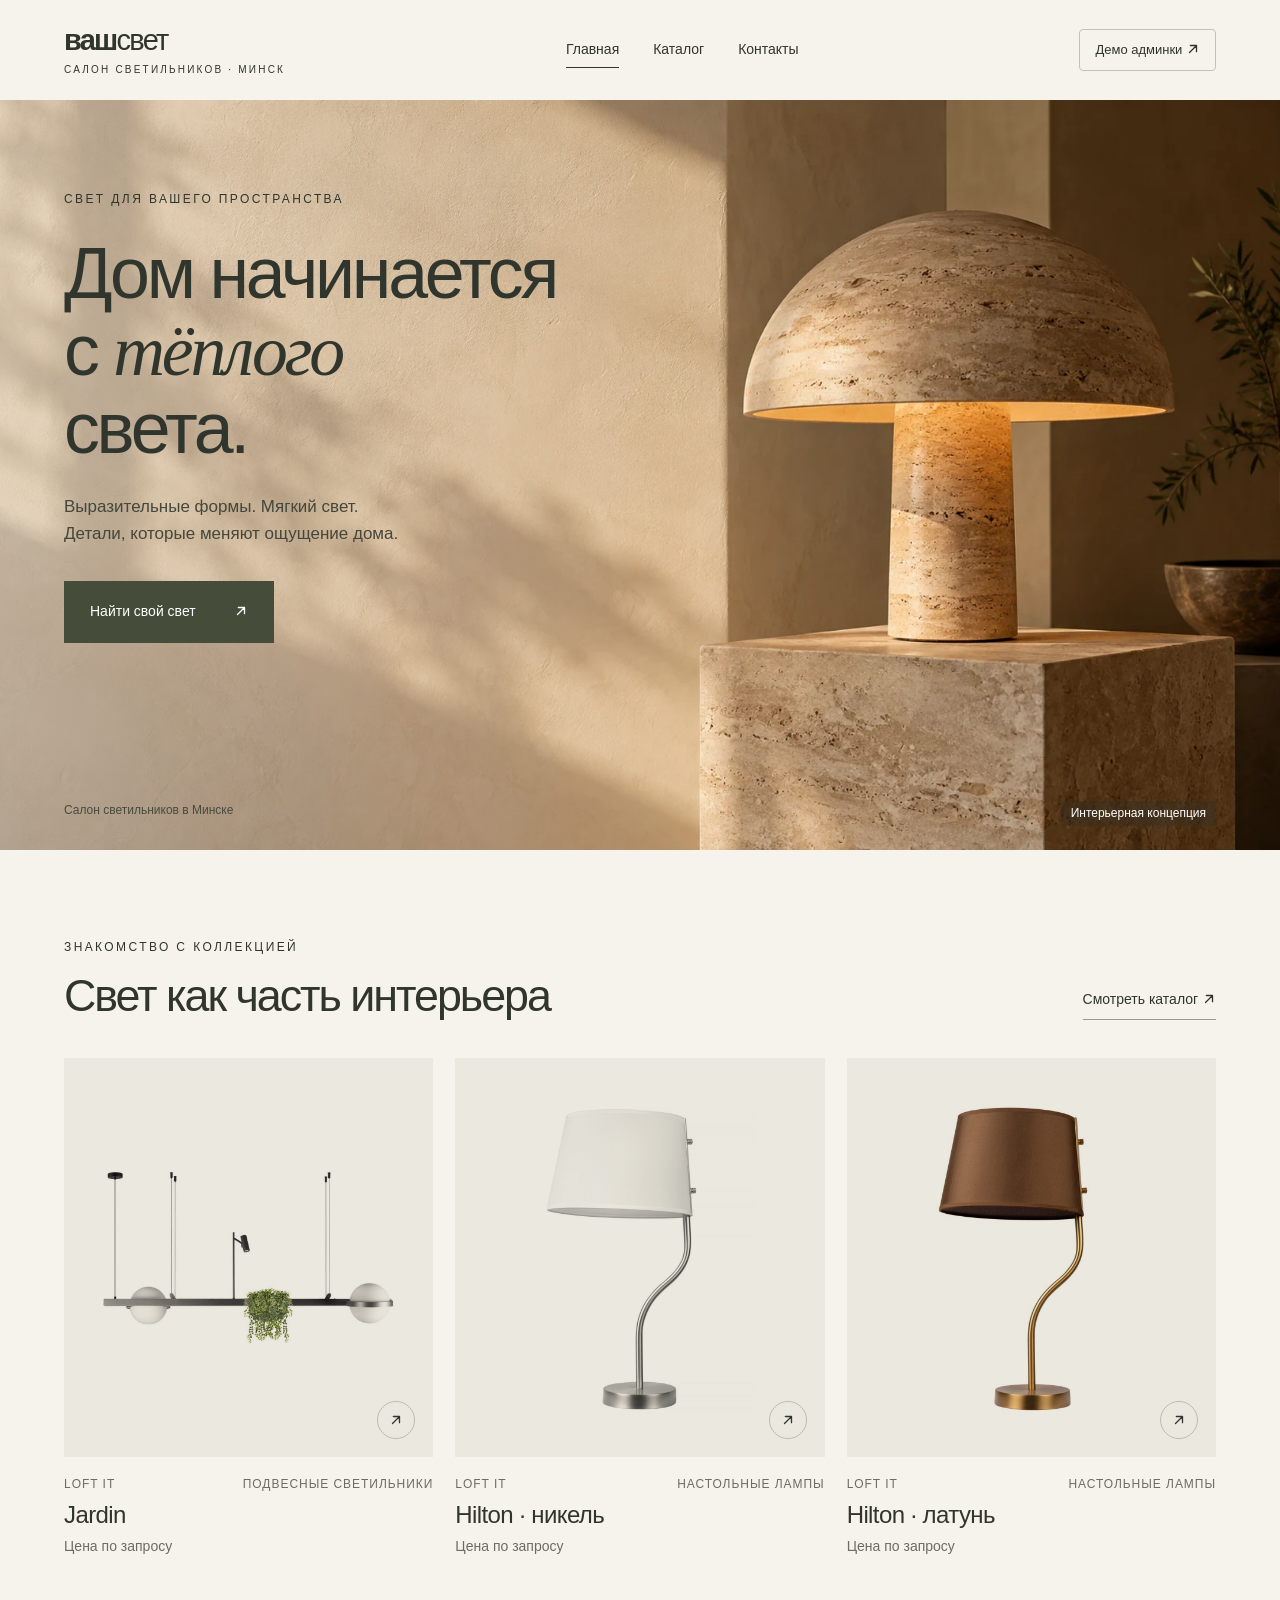
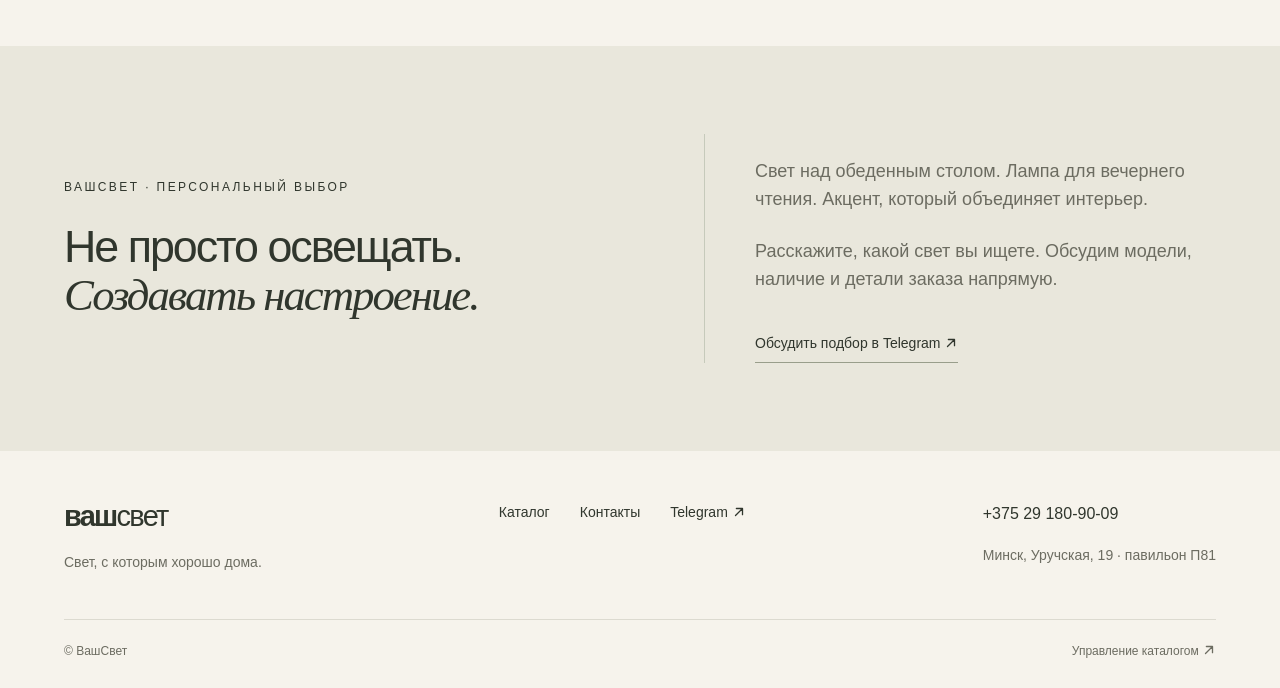
<file: index.html>
<!doctype html><html lang="ru"><head><meta charset="utf-8"><meta name="viewport" content="width=device-width,initial-scale=1"><title>ВашСвет — свет, который создаёт дом</title><meta name="description" content="Светильники, каталог и персональный подбор в салоне ВашСвет."><link rel="stylesheet" href="style.css"><link rel="icon" href="data:image/svg+xml,%3Csvg xmlns='http://www.w3.org/2000/svg' viewBox='0 0 32 32'%3E%3Crect width='32' height='32' rx='16' fill='%233b3d31'/%3E%3Cpath d='M8 19a8 8 0 0 1 16 0H8m8 0v7' stroke='%23eee4d4' stroke-width='2' fill='none'/%3E%3C/svg%3E"></head><body><div id="app"></div><script src="catalog-store.js"></script><script src="admin.js"></script><script src="app.js"></script></body></html>
</file>
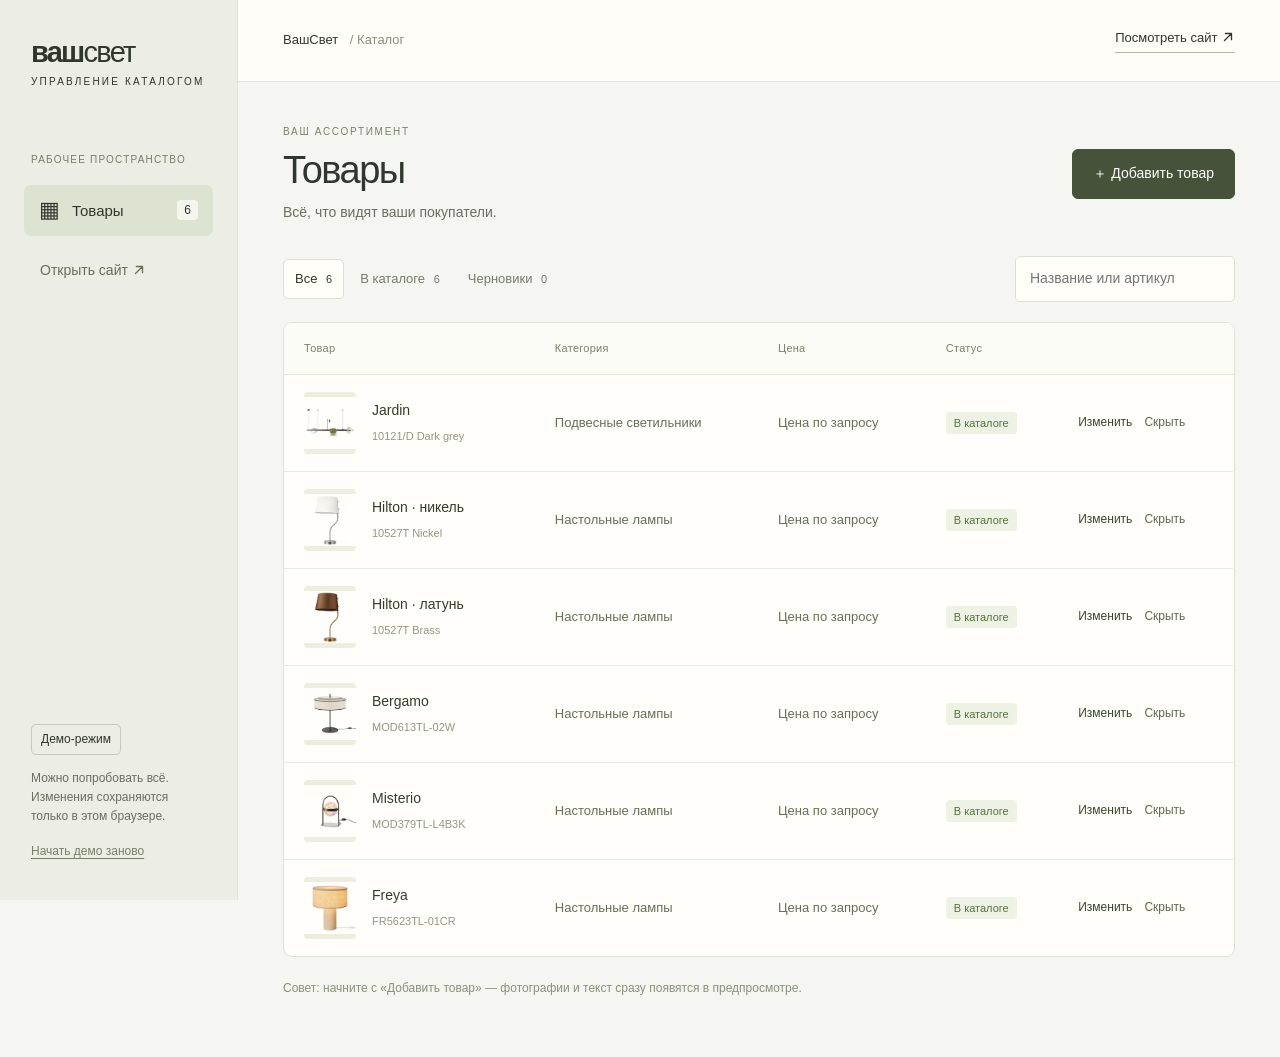
<file: admin/index.html>
<!doctype html><html lang="ru"><head><meta charset="utf-8"><meta name="viewport" content="width=device-width,initial-scale=1"><title>ВашСвет — свет, который создаёт дом</title><meta name="description" content="Светильники, каталог и персональный подбор в салоне ВашСвет."><link rel="stylesheet" href="../style.css"><link rel="icon" href="data:image/svg+xml,%3Csvg xmlns='http://www.w3.org/2000/svg' viewBox='0 0 32 32'%3E%3Crect width='32' height='32' rx='16' fill='%233b3d31'/%3E%3Cpath d='M8 19a8 8 0 0 1 16 0H8m8 0v7' stroke='%23eee4d4' stroke-width='2' fill='none'/%3E%3C/svg%3E"></head><body><div id="app"></div><script src="../catalog-store.js"></script><script src="../admin.js"></script><script src="../app.js"></script></body></html>
</file>
<file: style.css>
:root{--paper:#f6f3ec;--ink:#30362d;--muted:#6c6c61;--line:#dcdad0;--accent:#454c39}*{box-sizing:border-box}html{scroll-behavior:smooth}body{margin:0;background:var(--paper);color:var(--ink);font-family:Arial,Helvetica,sans-serif;font-size:16px;line-height:1.55}a{color:inherit;text-decoration:none}button{font:inherit;color:inherit;cursor:pointer}a:focus-visible,button:focus-visible{outline:2px solid #927243;outline-offset:5px}h1,h2,h3,p{margin:0}h1,h2,h3{font-weight:400;line-height:1.07;letter-spacing:-.045em}h1{font-size:clamp(46px,5.6vw,88px)}h2{font-size:clamp(35px,3.5vw,55px)}h3{font-size:25px}p{color:var(--muted)}.wrap{max-width:1440px;margin:auto;padding:0 5vw}.topbar{background:#333b2f;color:#f2f0e7;padding:9px 5vw;display:flex;justify-content:space-between;gap:20px;font-size:12px;letter-spacing:.04em}.topbar a{border-bottom:1px solid #9b9e8f}.header{height:100px;display:flex;align-items:center;justify-content:space-between;gap:30px}.logo{font-size:29px;letter-spacing:-.06em;line-height:1;font-weight:600}.logo span{font-weight:300}.logo small{display:block;font-size:10px;font-weight:400;letter-spacing:.22em;text-transform:uppercase;margin-top:10px}.nav{display:flex;gap:34px;align-items:center;font-size:14px}.nav a{padding:7px 0}.nav a[aria-current=page]{border-bottom:1px solid}.phone{font-size:14px}.menu-toggle{display:none;border:0;background:none;font-size:22px}.hero{position:relative;min-height:620px;height:calc(100vh - 150px);max-height:810px;background:#d9c8ad;overflow:hidden}.hero>img{width:100%;height:100%;position:absolute;object-fit:cover;object-position:65% center}.hero:after{content:'';position:absolute;inset:0;background:linear-gradient(90deg,#eee5d770,transparent 62%);pointer-events:none}.hero-content{position:relative;z-index:1;padding:90px 5vw;max-width:1440px;margin:auto}.eyebrow{text-transform:uppercase;font-size:12px;letter-spacing:.2em;line-height:1.6;display:block;margin-bottom:26px}.hero h1{max-width:620px;margin-bottom:28px;font-weight:400}.serif{font-family:Georgia,'Times New Roman',serif;font-style:italic;font-weight:400}.hero p{max-width:350px;color:#45473c;margin-bottom:34px;font-size:17px}.button{display:inline-flex;align-items:center;justify-content:space-between;gap:38px;padding:19px 25px;background:var(--accent);color:#fff;font-size:14px;border:1px solid var(--accent);min-height:58px;transition:background .2s}.button:hover{background:#272e23}.button.light{background:transparent;color:var(--ink);border-color:var(--line)}.button.light:hover{background:#ece9df}.hero-bottom{position:absolute;bottom:24px;left:5vw;right:5vw;z-index:1;display:flex;justify-content:space-between;color:#494a3e;font-size:12px}.hero-bottom span:last-child{color:#fff;background:#302d2360;padding:3px 10px}.section{padding-top:88px;padding-bottom:88px}.section-head{display:flex;align-items:flex-end;justify-content:space-between;gap:30px;margin-bottom:38px}.section-head .eyebrow{margin-bottom:15px}.text-link{font-size:14px;border-bottom:1px solid #999e8b;padding-bottom:8px;white-space:nowrap}.grid{display:grid;grid-template-columns:repeat(3,minmax(0,1fr));gap:32px 22px}.product-card{display:block;min-width:0}.product-image{background:#ebe8df;aspect-ratio:1/1.08;position:relative;overflow:hidden;display:flex;align-items:center;justify-content:center}.product-image img{width:88%;height:86%;object-fit:contain;mix-blend-mode:multiply;transition:transform .5s}.product-card:hover img{transform:scale(1.055)}.product-card .circle{position:absolute;bottom:18px;right:18px;width:38px;height:38px;border-radius:50%;border:1px solid #bac0af;display:grid;place-items:center}.product-meta{display:flex;justify-content:space-between;gap:12px;margin:18px 0 8px;color:var(--muted);font-size:12px;text-transform:uppercase;letter-spacing:.08em}.product-card h3{font-size:24px;letter-spacing:-.025em}.product-card p{margin-top:9px;font-size:14px}.quiet{background:#e9e7dc}.statement{display:grid;grid-template-columns:1fr 1fr;gap:10vw;align-items:center}.statement p{font-size:18px;margin:24px 0}.statement .index{font-size:12px;letter-spacing:.14em}.statement h2{max-width:560px}.statement-side{border-left:1px solid #c6cabb;padding-left:50px}.statement-side p{max-width:450px}.statement-side .text-link{display:inline-block;margin-top:15px}.footer{padding:45px 0 25px}.footer-main{display:flex;align-items:start;justify-content:space-between;gap:40px;padding-bottom:45px}.footer-main p{font-size:14px;margin-top:18px}.footer-links{display:flex;gap:30px;font-size:14px}.footer-bottom{border-top:1px solid var(--line);padding-top:22px;display:flex;justify-content:space-between;font-size:12px;color:var(--muted);gap:25px}.page-head{padding:65px 0 38px}.page-head p{max-width:540px;margin-top:22px;font-size:18px}.breadcrumbs{font-size:13px;color:var(--muted);margin-bottom:34px;display:flex;gap:12px;flex-wrap:wrap}.filters{display:flex;gap:10px;flex-wrap:wrap;padding:12px 0 35px}.filter{border:1px solid #cfd1c6;background:transparent;padding:11px 20px;border-radius:30px;font-size:14px}.filter.active{background:var(--accent);color:white;border-color:var(--accent)}.catalog-count{font-size:13px;color:var(--muted);margin-bottom:25px}.catalog-section{padding-bottom:90px}.detail{display:grid;grid-template-columns:1.08fr 1fr;gap:7vw;padding:0 0 90px}.detail .product-image{aspect-ratio:1/1.06}.detail-info{padding-top:22px}.detail-info h1{font-size:clamp(38px,4.5vw,67px);overflow-wrap:anywhere}.detail-info .eyebrow{margin-bottom:16px}.detail-info p{margin:25px 0}.price{font-size:24px;margin:30px 0 0}.details-list{margin:25px 0 35px}.details-list div{display:flex;justify-content:space-between;gap:25px;border-bottom:1px solid var(--line);padding:14px 0;font-size:14px}.details-list dt{color:var(--muted)}.details-list dd{margin:0;text-align:right}.tiny{font-size:12px!important}.order-note{font-size:14px}.detail .button{width:100%}.detail .text-link{display:inline-block;margin-top:15px}.contact-layout{display:grid;grid-template-columns:1fr 1fr;gap:8vw;padding-bottom:90px}.contact-list{margin-top:30px}.contact-item{padding:25px 0;border-bottom:1px solid var(--line)}.contact-item .eyebrow{margin-bottom:9px}.contact-item a,.contact-item h3{font-size:25px}.contact-item p{margin-top:12px}.contact-visual{background:#e4dfd2;position:relative;min-height:620px;overflow:hidden}.contact-visual img{width:100%;height:100%;object-fit:cover;object-position:90% center;position:absolute}.contact-caption{position:absolute;bottom:30px;left:30px;right:30px;background:#f6f3ece8;padding:28px}.contact-caption .eyebrow{margin-bottom:12px}.proposal-hero{padding:75px 0 80px;border-bottom:1px solid var(--line)}.proposal-hero h1{max-width:1050px}.proposal-hero p{font-size:20px;max-width:650px;margin:30px 0}.proposal-hero .eyebrow{color:#7d7058}.proposal-section{display:grid;grid-template-columns:1fr 2fr;gap:60px;padding:65px 0;border-bottom:1px solid var(--line)}.proposal-section h2{font-size:34px}.proposal-section .eyebrow{color:#7c7e71;margin-bottom:15px}.proposal-content{display:grid;gap:25px}.proposal-content p{font-size:17px;max-width:730px}.scope-row{display:grid;grid-template-columns:40px 1fr;gap:15px}.scope-row>span{font-size:13px;color:#8b907c;padding-top:7px}.scope-row h3{font-size:23px;margin-bottom:12px;letter-spacing:-.02em}.scope-row p{font-size:16px}.choice{padding:30px;border:1px solid var(--line)}.choice.recommended{background:#e9ebdf;border-color:#d1d5c3}.choice .eyebrow{margin-bottom:15px}.choice h3{margin-bottom:15px}.choice p+p{margin-top:15px}.proposal-end{padding:60px 0 90px}.proposal-end p{max-width:750px;margin:25px 0}.notfound{min-height:50vh;padding:90px 5vw}.fade{animation:rise .6s ease both}@keyframes rise{from{opacity:0;transform:translateY(10px)}to{opacity:1;transform:translateY(0)}}@media(min-width:1550px){.hero-content{padding-left:72px}.hero h1{font-size:88px}}@media(max-width:900px){.header{height:85px}.nav{gap:20px}.phone{display:none}.hero{height:660px;min-height:unset}.hero h1{font-size:64px;max-width:480px}.hero-content{padding-top:75px}.hero>img{object-position:60% center}.hero:after{background:linear-gradient(90deg,#eee5d7c9,transparent 100%)}.grid{grid-template-columns:repeat(2,minmax(0,1fr))}.statement{gap:35px}.statement-side{padding-left:30px}.contact-layout{gap:5vw}.contact-item a{font-size:22px}.proposal-section{grid-template-columns:1fr;gap:30px}.detail{gap:4vw}.detail-info{padding-top:0}}@media(max-width:600px){.topbar{font-size:11px;gap:10px}.topbar span{max-width:210px}.header{height:82px}.logo{font-size:26px}.logo small{font-size:9px}.menu-toggle{display:block}.nav{display:none;position:absolute;top:125px;left:0;right:0;padding:25px 5vw;background:var(--paper);z-index:5;border-bottom:1px solid var(--line)}.nav.open{display:flex;flex-direction:column;align-items:start;gap:18px}.hero{height:730px}.hero>img{object-position:76% bottom;object-fit:cover}.hero:after{background:linear-gradient(180deg,#ece0cce6 0%,#ece0ccad 40%,transparent 70%)}.hero-content{padding-top:45px}.hero h1{font-size:53px;max-width:360px}.hero .eyebrow{font-size:11px;margin-bottom:18px}.hero p{font-size:16px;max-width:290px;margin-bottom:24px}.hero-bottom{font-size:11px;align-items:end}.hero-bottom>span:first-child{max-width:140px}.section{padding-top:55px;padding-bottom:55px}.section-head{align-items:start;gap:20px}.section-head h2{font-size:33px}.section-head>.text-link{font-size:12px;white-space:normal;min-width:75px;margin-top:38px}.grid{gap:25px 12px}.product-image{aspect-ratio:1/1.2}.product-image img{width:92%;height:88%}.product-card h3{font-size:20px;overflow-wrap:anywhere}.product-meta{font-size:10px;letter-spacing:.025em;flex-wrap:wrap;margin-top:13px;gap:4px}.product-card p{font-size:13px}.product-card .circle{width:27px;height:27px;bottom:10px;right:10px}.statement{grid-template-columns:1fr;gap:30px}.statement-side{border-left:0;border-top:1px solid #c6cabb;padding:24px 0 0}.statement p{font-size:16px}.footer-main{flex-direction:column;padding-bottom:30px;gap:25px}.footer-links{flex-wrap:wrap;gap:20px}.footer-bottom{flex-direction:column;gap:12px}.page-head{padding-top:36px}.page-head h1{font-size:48px}.page-head p{font-size:16px}.breadcrumbs{margin-bottom:25px;font-size:12px}.filters{gap:8px}.filter{font-size:12px;padding:10px 14px}.detail{grid-template-columns:1fr;gap:35px;padding-bottom:55px}.detail .product-image{aspect-ratio:1.08/1}.detail-info h1{font-size:44px}.contact-layout{grid-template-columns:1fr;gap:35px;padding-bottom:55px}.contact-visual{min-height:430px}.contact-caption{bottom:20px;left:20px;right:20px;padding:20px}.proposal-hero{padding:45px 0}.proposal-hero h1{font-size:49px}.proposal-hero p{font-size:17px}.proposal-section{padding:40px 0;gap:25px}.proposal-section h2{font-size:31px}.choice{padding:23px}.proposal-end{padding-bottom:50px}}@media(prefers-reduced-motion:reduce){*{scroll-behavior:auto!important;animation:none!important;transition:none!important}}
/* Catalog management demo */
.admin-entry{font-size:13px;padding:10px 15px;border:1px solid #bfc4b7;border-radius:4px;white-space:nowrap}.gallery-thumbs{position:absolute;bottom:15px;left:15px;display:flex;gap:8px}.gallery-thumbs button{border:1px solid #c1c7b8;background:var(--paper);padding:4px;width:48px;height:48px}.gallery-thumbs button[aria-pressed=true]{border:2px solid var(--accent)}.gallery-thumbs img{width:100%;height:100%;object-fit:contain}.sr-only{position:absolute;width:1px;height:1px;padding:0;margin:-1px;overflow:hidden;clip:rect(0,0,0,0);white-space:nowrap;border:0}[hidden]{display:none!important}.admin-shell{display:grid;grid-template-columns:238px minmax(0,1fr);min-height:100vh;background:#f5f6f1;font-size:14px}.admin-sidebar{background:#ecede5;border-right:1px solid #dfe2d6;padding:38px 24px;display:flex;flex-direction:column;position:sticky;top:0;height:100vh}.admin-sidebar .logo{padding:0 7px}.admin-nav-label{font-size:10px;letter-spacing:.12em;color:#757d69;margin:65px 7px 17px}.admin-nav-active{border:0;border-radius:7px;background:#dde3d1;display:flex;align-items:center;gap:12px;padding:14px 15px;text-align:left;font-size:15px;font-weight:500}.admin-nav-active>span{font-size:22px;line-height:1}.admin-nav-active b{margin-left:auto;font-size:12px;font-weight:400;background:#f4f6ed;border-radius:4px;padding:1px 7px}.admin-site-link{padding:16px;margin-top:8px;color:#676f5b}.sidebar-bottom{margin-top:auto;padding:24px 7px 0}.demo-pill{padding:5px 9px;font-size:12px;display:inline-block;border:1px solid #c3cabb;border-radius:5px}.sidebar-bottom p{font-size:12px;line-height:1.6;margin:14px 0}.text-action{border:0;padding:0;background:none;text-decoration:underline;text-underline-offset:3px;font-size:12px;color:#777f6b}.admin-top{height:82px;background:#fffdf8;border-bottom:1px solid #e4e6de;display:flex;align-items:center;justify-content:space-between;padding:0 45px;font-size:13px}.muted{color:#8a8f80;margin-left:8px}.admin-top>a{border-bottom:1px solid #b2b9a4;padding-bottom:3px}.admin-content{padding:42px 45px 60px;max-width:1530px;margin:auto}.admin-page-heading{display:flex;justify-content:space-between;align-items:center;gap:24px;margin-bottom:32px}.admin-kicker{display:block;font-size:10px;letter-spacing:.17em;color:#7a816e;margin-bottom:10px}.admin-page-heading h1{font-size:38px;letter-spacing:-.04em}.admin-page-heading p{font-size:14px;margin-top:12px}.admin-button{display:inline-flex;align-items:center;justify-content:center;gap:10px;border:1px solid #46523a;border-radius:6px;background:#46523a;color:#fff;padding:13px 20px;font-size:14px;min-height:48px;white-space:nowrap;transition:background .18s}.admin-button:hover{background:#303e28}.admin-button.secondary{background:#fffdf9;border-color:#d5dacb;color:#434d38}.admin-button.secondary:hover{background:#eff1e8}.admin-button:disabled{opacity:.5;cursor:wait}.admin-toolbar{display:flex;justify-content:space-between;align-items:center;gap:20px;margin-bottom:20px}.admin-tabs{display:flex;gap:4px}.admin-tabs button{padding:9px 11px;background:none;border:1px solid transparent;border-radius:5px;font-size:13px;color:#767d6b;white-space:nowrap}.admin-tabs button.selected{background:#fffef9;border-color:#dce0d3;color:#30392a}.admin-tabs span{margin-left:5px;font-size:11px}.admin-search input{width:220px;border:1px solid #dce0d4;border-radius:5px;padding:11px 14px;background:#fffef9;font:inherit;color:inherit}.admin-search input:focus,.field input:focus,.field textarea:focus,.field select:focus{outline:2px solid #7d8a66;outline-offset:1px}.admin-table-wrap{background:#fffefa;border:1px solid #dfe3d5;border-radius:9px;overflow-x:auto}.admin-table{width:100%;border-collapse:collapse;text-align:left;white-space:nowrap}.admin-table th{font-size:11px;letter-spacing:.025em;font-weight:400;color:#7b816f;padding:17px 20px;border-bottom:1px solid #e4e7dd;background:#fcfcf6}.admin-table td{padding:17px 20px;border-bottom:1px solid #e9ece2;color:#66705a;font-size:13px}.admin-table tr:last-child td{border-bottom:0}.admin-table tbody tr:hover{background:#fbfcf6}.row-product{background:none;padding:0;border:0;display:flex;align-items:center;gap:16px;text-align:left;min-width:170px}.row-product img{width:52px;height:62px;border-radius:4px;object-fit:contain;background:#eeeee5;mix-blend-mode:multiply}.row-product strong{font-weight:500;font-size:14px;color:#343d2d;display:block;max-width:220px;overflow:hidden;text-overflow:ellipsis}.row-product small{font-size:11px;color:#929784;display:block;margin-top:7px}.status-badge{font-size:11px;background:#edf2e4;color:#56733c;padding:5px 8px;border-radius:4px}.status-badge.draft{color:#7f7963;background:#f1eee3}.row-actions{display:flex;gap:12px}.row-actions button{border:0;background:none;font-size:12px;padding:8px 0;color:#5c6850}.row-actions button:first-child{color:#36482b}.row-actions button:hover{text-decoration:underline}.admin-tip{font-size:12px;color:#89917b;margin-top:22px}.admin-mobile-note{display:none}.back-action{border:0;background:none;padding:0;color:#78816c;font-size:13px;margin-bottom:23px}.editor-grid{display:grid;grid-template-columns:minmax(0,1.15fr) minmax(280px,.85fr);gap:32px;align-items:start}.editor-panel{background:#fffefa;border:1px solid #e0e4d7;border-radius:9px;padding:26px;margin-bottom:20px}.panel-title{display:flex;align-items:center;gap:11px;margin-bottom:23px}.panel-title>span{font-size:10px;background:#eef0e7;padding:5px 7px;color:#7d856e;border-radius:4px}.panel-title h2{font-size:19px;letter-spacing:-.025em}.panel-title small{font-size:11px;color:#9a9f8d;margin-left:auto}.drop-area{border:1px dashed #bac4ac;background:#f7f8f1;border-radius:7px;padding:18px;position:relative}.drop-area.dragging{background:#e9efdf;border-color:#526a3d}.upload-label{display:flex;align-items:center;flex-direction:column;gap:6px;text-align:center;cursor:pointer;padding:20px 0}.upload-label strong{font-size:14px;font-weight:500}.upload-label>span:not(.upload-icon){font-size:13px;color:#858d77}.upload-label u{color:#566a40;text-underline-offset:3px}.upload-label small{font-size:11px;color:#939b86;margin-top:6px}.upload-icon{font-size:28px;border:1px solid #d6deca;background:#fefef8;display:grid;place-items:center;width:44px;height:44px;border-radius:8px;margin-bottom:10px}.photo-file{width:1px;height:1px;position:absolute;left:50%;bottom:10px;opacity:0}.drop-area:focus-within{outline:2px solid #7d8a66;outline-offset:3px}.photo-grid{display:grid;grid-template-columns:repeat(4,minmax(0,1fr));gap:9px}.photo-tile{position:relative;background:#eeeee6;border:1px solid #d9dfcd;border-radius:5px;overflow:hidden}.photo-tile img{width:100%;aspect-ratio:1;object-fit:contain;display:block;mix-blend-mode:multiply}.remove-photo{position:absolute;right:3px;top:3px;border:1px solid #dfe2d7;border-radius:50%;background:#fffdf8;width:25px;height:25px;font-size:18px;line-height:1}.cover-photo{width:100%;border:0;border-top:1px solid #dfe4d7;background:#fffef9;font-size:10px;padding:7px 2px;color:#758069}.cover-photo.is-cover{background:#e5eddc;color:#4c633b;cursor:default}.has-photos .upload-label{padding:8px 0 20px}.has-photos .upload-icon{display:none}.field-help{font-size:11px;color:#929a86;margin-top:12px}.field{display:block;font-size:13px;color:#626c55;margin-top:17px}.required{color:#b39568}.field input,.field textarea,.field select{display:block;width:100%;margin-top:8px;padding:12px 13px;border:1px solid #dce1d2;background:#fffefb;color:#303b27;border-radius:5px;font:inherit;font-size:14px;line-height:1.4}.field textarea{resize:vertical;min-height:110px}.field input::placeholder,.field textarea::placeholder{color:#a5ab9a}.field-row{display:grid;grid-template-columns:1.1fr 1fr;gap:16px}.check-label{display:flex;gap:10px;align-items:center;font-size:14px}.check-label input{accent-color:#526740;width:18px;height:18px}.editor-save{display:flex;gap:12px;flex-wrap:wrap;margin:25px 0 18px}.delete-action{border:0;background:transparent;color:#ab765c;font-size:12px;padding:0}.preview-sticky{position:sticky;top:25px}.preview-label{display:flex;flex-direction:column;gap:8px;margin-bottom:17px;font-size:10px;letter-spacing:.1em;color:#859078}.live-label{font-size:12px;letter-spacing:0;color:#637852}.preview-card{background:#fffefa;border:1px solid #dde2d2;border-radius:9px;overflow:hidden;box-shadow:0 13px 35px #465a3220}.preview-product-image{aspect-ratio:1.12;background:#ecebdf;display:flex;align-items:center;justify-content:center}.preview-product-image img{height:88%;width:88%;object-fit:contain;mix-blend-mode:multiply}.empty-photo{text-align:center;color:#9ba48c}.empty-photo>span{font-size:40px;font-weight:300}.empty-photo p{font-size:13px;color:#919b80;margin-top:12px}.preview-product-info{padding:25px}.preview-brand{font-size:10px;text-transform:uppercase;letter-spacing:.09em;color:#8b937d;display:block;margin-bottom:15px}.preview-product-info h2{font-size:29px;line-height:1.13;overflow-wrap:anywhere;letter-spacing:-.035em}.preview-sku{font-size:11px;margin-top:9px;color:#9a9f90}.preview-desc{margin:20px 0;font-size:13px;white-space:pre-wrap;overflow-wrap:anywhere}.preview-price{display:block;font-size:19px;font-weight:400;margin:24px 0 20px}.preview-order{background:#454f37;color:#fff;padding:15px 17px;font-size:12px;display:flex;justify-content:space-between}.publish-explainer{display:flex;align-items:start;gap:12px;margin:25px 0 15px;padding:0 6px}.publish-explainer>span{width:24px;height:24px;flex-shrink:0;display:grid;place-items:center;border-radius:50%;background:#e9eede;color:#718953}.publish-explainer p{font-size:12px;color:#859078}.preview-demo-note{font-size:11px;padding:0 7px;color:#929b84}.admin-toast{position:fixed;bottom:25px;left:50%;transform:translateX(-50%);z-index:30;background:#34462b;color:#fff;padding:18px 20px;border-radius:8px;box-shadow:0 6px 30px #233b2930;display:flex;gap:18px;align-items:center;max-width:calc(100% - 32px);width:max-content;font-size:14px}.admin-toast a{color:#e5f5bc;text-decoration:underline;white-space:nowrap}.admin-toast button{border:0;background:none;color:#fff;font-size:23px;padding:0 4px}.admin-toast.error{background:#775344}.form-error{color:#975a42;background:#f7ece5;border:1px solid #ead0bd;padding:15px;border-radius:5px;font-size:14px;margin-bottom:18px}#admin-empty{text-align:center;padding:70px 25px}#admin-empty h3{font-size:23px;margin-bottom:14px}#admin-empty p{font-size:14px}#admin-confirm{border:1px solid #d5dcc9;background:#fffdf7;color:var(--ink);border-radius:12px;padding:32px;max-width:min(460px,calc(100% - 32px));box-shadow:0 20px 70px #29391a30}#admin-confirm::backdrop{background:#28332066}#admin-confirm h2{font-size:28px;letter-spacing:-.03em}#admin-confirm p{font-size:15px;margin:20px 0 26px}.dialog-actions{display:flex;justify-content:flex-end;gap:10px}
@media(min-width:1450px){.editor-content{max-width:1400px}.admin-table th,.admin-table td{padding-left:26px;padding-right:26px}}@media(max-width:1200px){.admin-shell{grid-template-columns:195px minmax(0,1fr)}.admin-sidebar{padding:30px 16px}.admin-content{padding:32px 28px}.admin-top{padding:0 28px}.editor-grid{gap:22px;grid-template-columns:minmax(0,1fr) minmax(245px,.8fr)}.editor-panel{padding:20px}.admin-table td,.admin-table th{padding:15px 12px}.admin-table td:nth-child(2),.admin-table th:nth-child(2){display:none}.admin-toolbar{align-items:start;flex-wrap:wrap}.preview-product-info{padding:20px}.preview-product-info h2{font-size:25px}.field-row{grid-template-columns:1fr}.admin-page-heading{align-items:flex-start}.admin-page-heading h1{font-size:33px}}@media(max-width:900px){.admin-shell{grid-template-columns:1fr}.admin-sidebar{display:none}.admin-mobile-note{display:block;font-size:12px;padding:10px 28px;background:#e9eddf;color:#7b866b}.admin-top{height:65px}.admin-content{padding:30px 28px 50px}.editor-grid{grid-template-columns:minmax(0,1fr) minmax(230px,.78fr)}.preview-label{font-size:9px}.preview-product-info{padding:18px}}@media(max-width:600px){.nav{top:82px}.header{gap:13px}.admin-entry{margin-left:auto;font-size:11px;padding:8px}.menu-toggle{font-size:21px}.admin-top{padding:0 20px;font-size:12px}.admin-mobile-note{padding:10px 20px;font-size:11px}.admin-content{padding:25px 18px 45px}.admin-page-heading{flex-wrap:wrap;gap:20px}.admin-page-heading h1{font-size:32px}.admin-page-heading p{font-size:13px}.admin-button{font-size:13px;min-height:44px;padding:11px 15px}.admin-toolbar{gap:15px}.admin-search{width:100%}.admin-search input{width:100%;font-size:16px}.admin-tabs button{padding:8px 10px;font-size:12px}.admin-table{white-space:normal}.admin-table td,.admin-table th{padding:13px 10px}.admin-table td:nth-child(3),.admin-table th:nth-child(3){display:none}.row-product{gap:10px;min-width:130px}.row-product strong{font-size:13px;max-width:130px}.row-product small{font-size:10px;overflow-wrap:anywhere}.row-product img{width:38px;height:48px}.status-badge{font-size:10px;white-space:nowrap}.row-actions{flex-direction:column;gap:1px}.row-actions button{font-size:11px;padding:5px 0}.admin-tip{font-size:11px}.editor-grid{grid-template-columns:1fr}.editor-panel{padding:22px;margin-bottom:16px}.field input,.field textarea,.field select{font-size:16px}.preview-column{grid-row:2}.preview-sticky{position:static;max-width:400px;margin:auto}.editor-save{position:sticky;bottom:0;background:#f5f6f1ee;padding:14px 0;z-index:2;gap:8px;justify-content:stretch}.editor-save .admin-button{flex:1;font-size:12px;padding:12px 10px}.admin-toast{flex-wrap:wrap;gap:10px;bottom:15px;font-size:13px;max-width:calc(100% - 24px);width:calc(100% - 24px);padding:15px}.admin-toast button{position:absolute;right:9px;top:5px}.admin-toast span{padding-right:20px}.preview-label{font-size:10px}.photo-grid{gap:6px}.cover-photo{font-size:9px}.dialog-actions{flex-wrap:wrap}.preview-product-info h2{font-size:28px}}

/* Give the footer the same balanced side margins as the page content. */
.footer.wrap{padding:clamp(42px,4vw,58px) clamp(20px,5vw,72px) 28px}
@media(min-width:601px) and (max-width:900px){
  .footer-main{display:grid;grid-template-columns:minmax(0,1fr) auto;gap:26px 32px;align-items:start}
  .footer-main>div:last-child{grid-column:1/-1;display:flex;align-items:baseline;flex-wrap:wrap;gap:0 24px}
  .footer-main>div:last-child p{margin-top:8px}
}
@media(max-width:600px){
  .footer.wrap{padding:42px 22px 25px}
  .footer-main{gap:23px;padding-bottom:28px}
  .footer-main p{margin-top:9px}
  .footer-links{gap:12px 22px}
  .footer-bottom{gap:10px;padding-top:18px}
}
</file>
